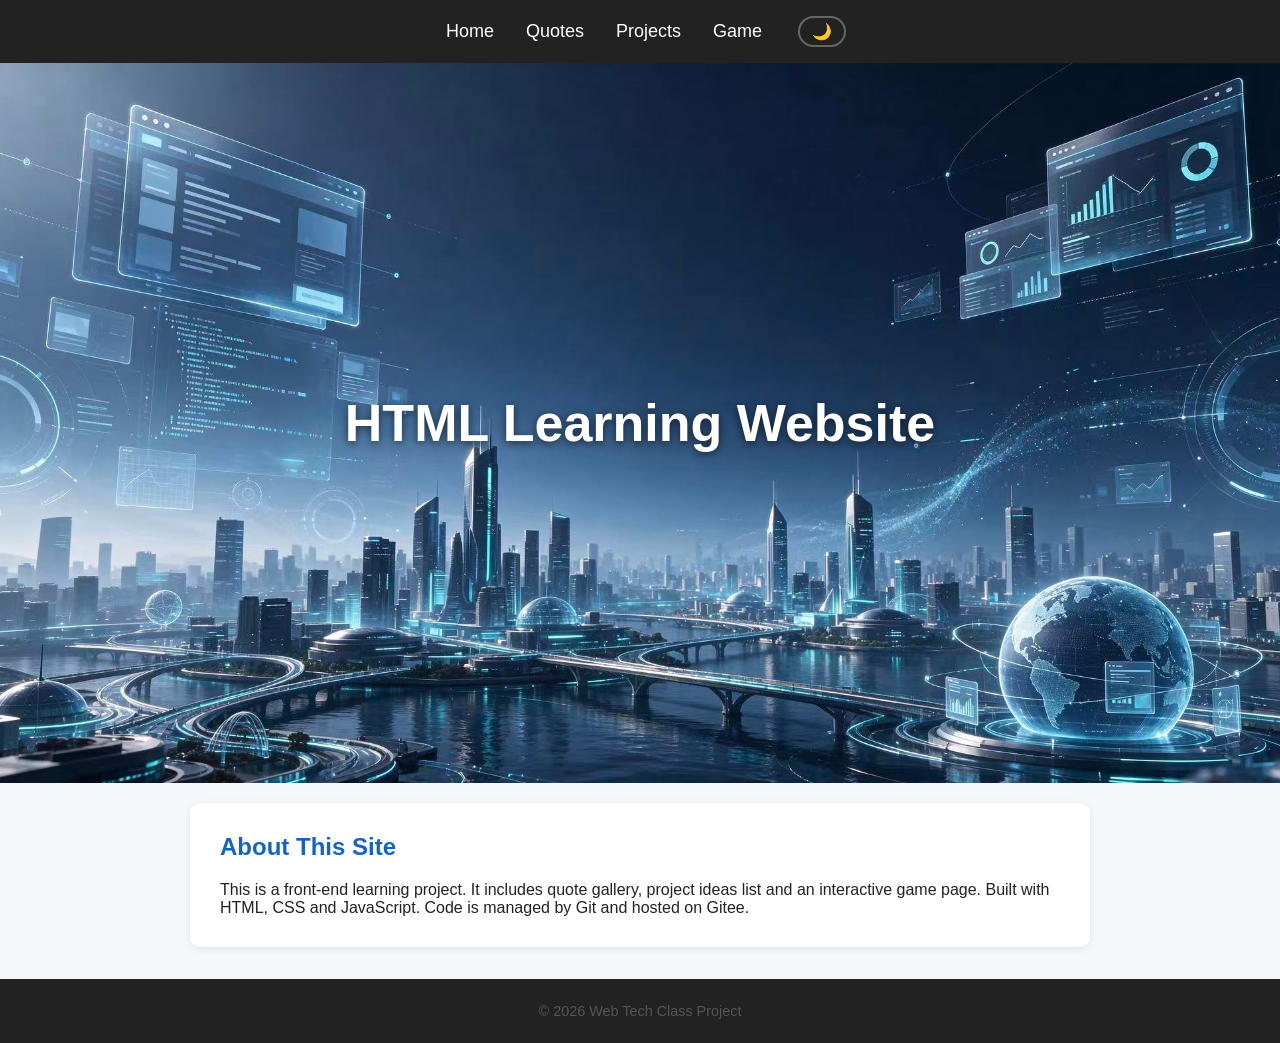
<file: index.html>
<!DOCTYPE html>
<html lang="en">
<head>
    <meta charset="UTF-8">
    <meta name="viewport" content="width=device-width, initial-scale=1.0">
    <title>Home</title>
    <meta property="og:title" content="Web Tech Class Project">
    <meta property="og:description" content="Web course project with quote page, project list and whack-a-mole game.">
    <meta property="og:image" content="https://yanbowang730.github.io/web-class-project/images/og-class.jpg">
    <meta property="og:url" content="https://yanbowang730.github.io/web-class-project/index.html">
    <meta property="og:type" content="website">
    <meta name="twitter:card" content="summary_large_image">
    <link rel="stylesheet" href="css/style.css">
</head>
<body class="home">
    <div class="banner home-banner">
        <h1>HTML Learning Website</h1>
    </div>
    <div class="container">
        <h2>About This Site</h2>
        <p>This is a front-end learning project. It includes quote gallery, project ideas list and an interactive game page. Built with HTML, CSS and JavaScript. Code is managed by Git and hosted on Gitee.</p>
    </div>
    <footer>
        <p>© 2026 Web Tech Class Project</p>
    </footer>
    <script src="js/nav.js"></script>
</body>
</html>
</file>
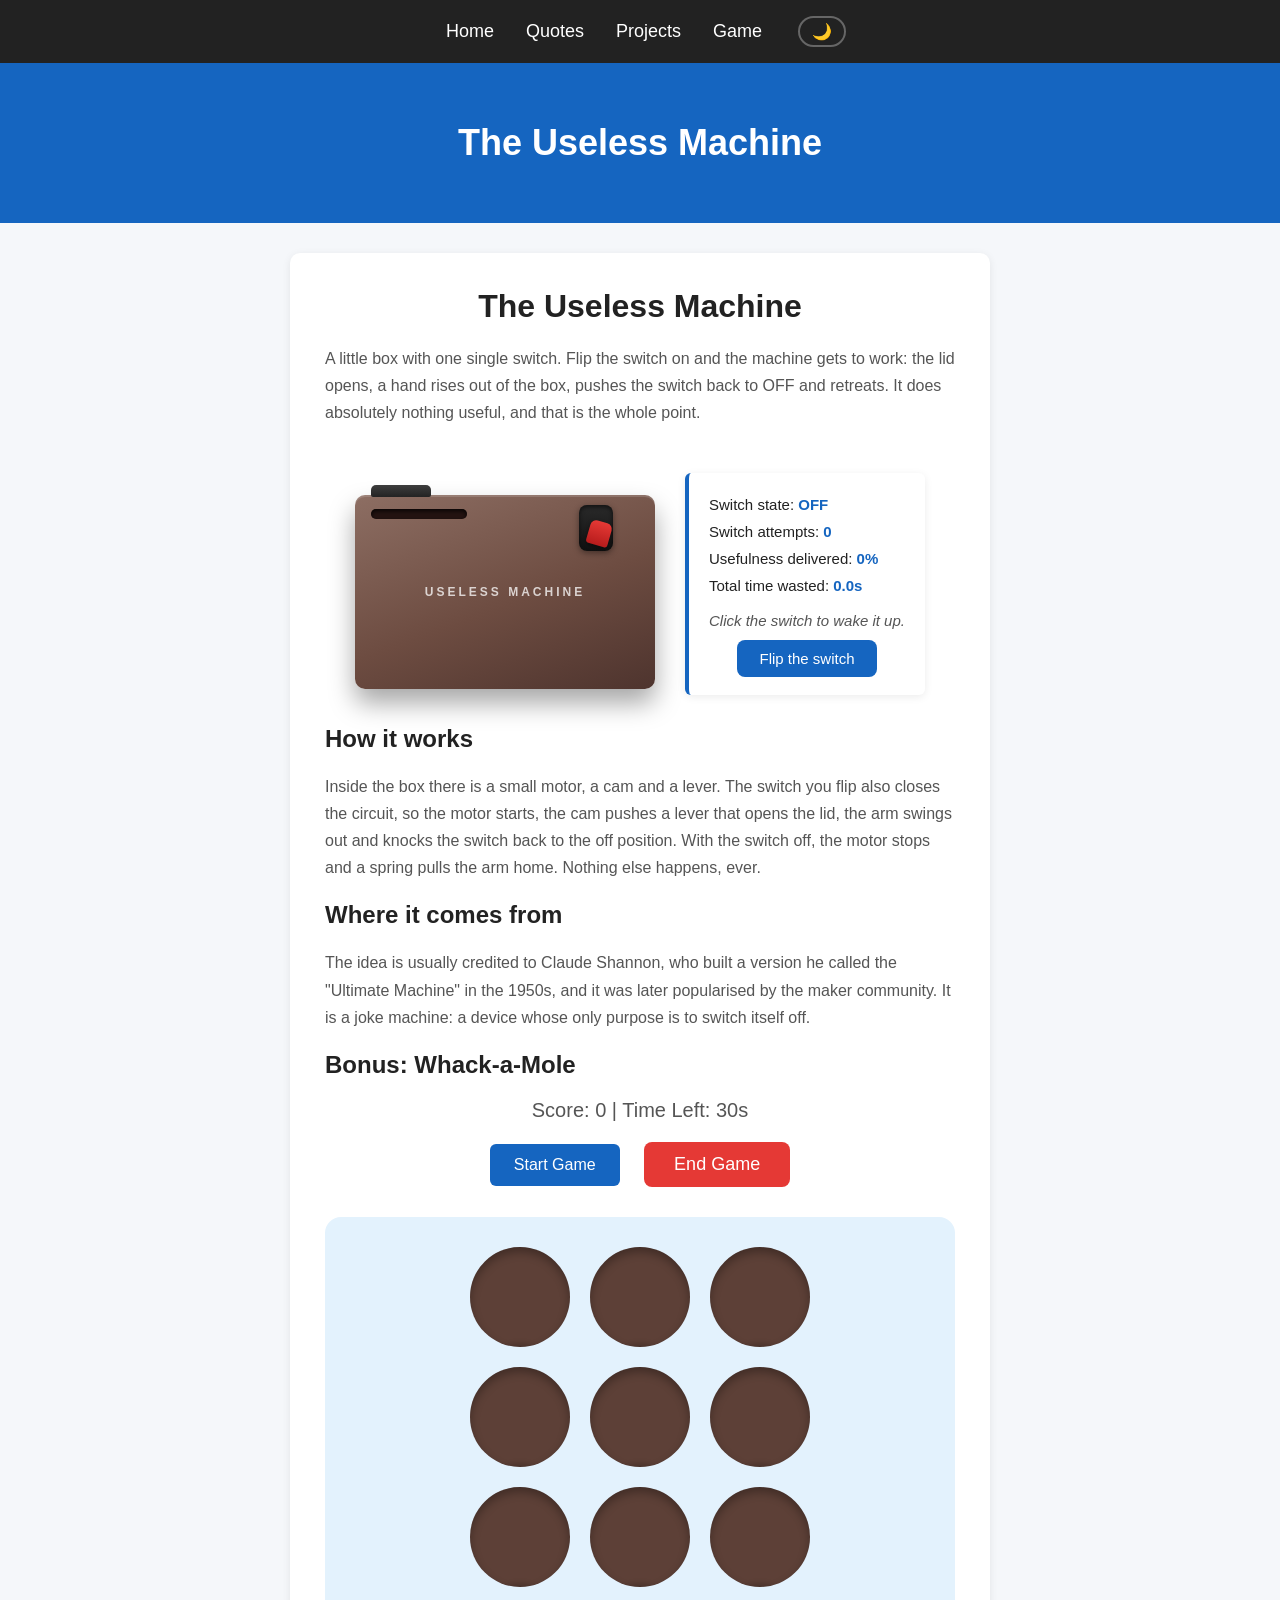
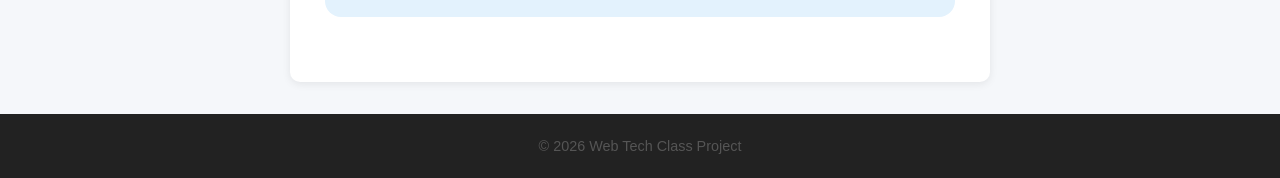
<file: machine.html>
﻿<!DOCTYPE html>
<html lang="en">
<head>
    <meta charset="UTF-8">
    <meta name="viewport" content="width=device-width, initial-scale=1.0">
    <title>The Useless Machine | Web Tech Class Project</title>
    <meta property="og:title" content="Web Tech Class Project - Useless Machine">
    <meta property="og:description" content="An interactive useless machine toy, a whack-a-mole game, a quote gallery and a project list.">
    <meta property="og:image" content="https://yanbowang730.github.io/web-class-project/images/og-class.jpg">
    <meta property="og:url" content="https://yanbowang730.github.io/web-class-project/machine.html">
    <meta property="og:type" content="website">
    <meta name="twitter:card" content="summary_large_image">
    <link rel="stylesheet" href="css/style.css">
    <style>
        .game-area {
            display: grid;
            grid-template-columns: repeat(3, 100px);
            gap: 20px;
            justify-content: center;
            margin: 30px 0;
            padding: 30px;
            background-color: #e3f2fd;
            border-radius: 16px;
        }
        .hole {
            width: 100px;
            height: 100px;
            background: #3e2723;
            border-radius: 50%;
            position: relative;
            overflow: hidden;
            cursor: pointer;
            box-shadow: inset 0 6px 12px rgba(0,0,0,0.5);
        }
        .mole {
            width: 60px;
            height: 60px;
            background: #a1887f;
            border-radius: 50%;
            position: absolute;
            bottom: -60px;
            left: 20px;
            transition: bottom 0.1s;
        }
        .mole::before, .mole::after {
            content: '';
            position: absolute;
            width: 8px;
            height: 8px;
            background: #222;
            border-radius: 50%;
            top: 18px;
        }
        .mole::before { left: 16px; }
        .mole::after { right: 16px; }
        .mole.show { bottom: 10px; }
        .game-info {
            text-align: center;
            font-size: 20px;
            margin: 15px 0;
        }
        #startBtn {
            background: #1565c0;
            color: white;
            border: none;
            padding: 12px 30px;
            font-size: 18px;
            border-radius: 8px;
            cursor: pointer;
            margin: 0 10px;
        }
        #startBtn:hover { background: #0d47a1; }
        #endBtn {
            background: #e53935;
            color: white;
            border: none;
            padding: 12px 30px;
            font-size: 18px;
            border-radius: 8px;
            cursor: pointer;
            margin: 0 10px;
        }
        #endBtn:hover { background: #c62828; }
        .button-group {
            text-align: center;
            margin: 20px auto;
        }

        /* ============ Useless Machine toy ============ */
        .um-intro {
            color: var(--text-muted);
            line-height: 1.7;
            margin-bottom: 10px;
        }
        .um-stage {
            display: flex;
            flex-wrap: wrap;
            gap: 30px;
            align-items: center;
            justify-content: center;
            margin: 46px 0 30px;
        }
        .um-box-wrap {
            position: relative;
            width: 300px;
            height: 210px;
            flex: 0 0 auto;
        }
        /* 机身 */
        .um-box {
            position: absolute;
            inset: 16px 0 0 0;
            background: linear-gradient(160deg, #8d6e63 0%, #6d4c41 55%, #4e342e 100%);
            border-radius: 10px;
            box-shadow: 0 14px 26px rgba(0,0,0,0.35), inset 0 2px 0 rgba(255,255,255,0.15);
            overflow: hidden;
        }
        .um-face {
            position: absolute;
            inset: 0;
            display: flex;
            align-items: center;
            justify-content: center;
            color: rgba(255,255,255,0.75);
            font-size: 12px;
            letter-spacing: 3px;
            font-weight: bold;
        }
        /* 盖子与出臂口 */
        .um-slot {
            position: absolute;
            top: 14px;
            left: 16px;
            width: 96px;
            height: 10px;
            background: #241311;
            border-radius: 5px;
            box-shadow: inset 0 2px 4px rgba(0,0,0,0.8);
            z-index: 4;
        }
        .um-lid {
            position: absolute;
            top: 6px;
            left: 16px;
            width: 60px;
            height: 12px;
            background: linear-gradient(#3e3e3e, #232323);
            border-radius: 5px 5px 2px 2px;
            transform-origin: left center;
            transition: transform 0.55s cubic-bezier(.4,0,.3,1);
            z-index: 6;
        }
        .um-lid.open { transform: rotate(-92deg); }
        /* 手臂 */
        .um-arm {
            position: absolute;
            left: 52px;
            bottom: 26px;
            width: 14px;
            height: 0;
            border-radius: 8px;
            background: linear-gradient(#cfcfcf, #8d8d8d);
            z-index: 5;
            transition: height 0.5s ease, transform 0.45s ease;
        }
        .um-arm .um-hand {
            position: absolute;
            top: -20px;
            left: -7px;
            width: 28px;
            height: 28px;
            border-radius: 50%;
            background: radial-gradient(circle at 35% 30%, #ffd8a8, #e0a96d);
            box-shadow: 0 2px 6px rgba(0,0,0,0.35);
            opacity: 0;
            transition: opacity 0.2s;
        }
        .um-arm.rise { height: 128px; }
        .um-arm.rise .um-hand { opacity: 1; }
        .um-arm.push { transform: translateX(152px); }
        /* 开关 */
        .um-switch {
            position: absolute;
            right: 42px;
            top: 26px;
            width: 34px;
            height: 46px;
            border-radius: 8px;
            background: linear-gradient(#2a2a2a, #111111);
            box-shadow: inset 0 2px 4px rgba(0,0,0,0.6), 0 2px 6px rgba(0,0,0,0.4);
            cursor: pointer;
            z-index: 7;
        }
        .um-lever {
            position: absolute;
            left: 6px;
            bottom: 6px;
            width: 22px;
            height: 24px;
            border-radius: 6px 6px 3px 3px;
            background: linear-gradient(#e53935, #b71c1c);
            transform-origin: bottom center;
            transform: rotate(16deg);
            transition: transform 0.3s ease, background 0.3s ease;
            box-shadow: 0 2px 4px rgba(0,0,0,0.4);
        }
        .um-switch.on .um-lever {
            transform: rotate(-22deg);
            background: linear-gradient(#66bb6a, #2e7d32);
        }
        /* 读数 */
        .um-panel {
            min-width: 220px;
            background: var(--card-bg);
            border-left: 4px solid var(--border-left);
            border-radius: 6px;
            padding: 18px 20px;
            box-shadow: var(--card-shadow);
            color: var(--text);
            line-height: 1.8;
            font-size: 15px;
        }
        .um-panel strong { color: var(--accent); }
        .um-msg {
            margin-top: 8px;
            color: var(--text-muted);
            font-style: italic;
            min-height: 24px;
        }
        .um-btn {
            display: block;
            margin: 6px auto 0;
            background: var(--accent);
            color: #fff;
            border: none;
            border-radius: 8px;
            padding: 10px 22px;
            font-size: 15px;
            cursor: pointer;
        }
        .um-btn:hover { background: var(--accent-hover); }
        @media (max-width: 768px) {
            .um-stage { gap: 18px; }
            .um-box-wrap { width: 260px; height: 190px; }
            .um-arm.push { transform: translateX(128px); }
            .um-switch { right: 34px; }
        }
    </style>
</head>
<body class="game">
    <div class="banner">
        <h2>The Useless Machine</h2>
    </div>

    <div class="container">
        <h1>The Useless Machine</h1>
        <p class="um-intro">
            A little box with one single switch. Flip the switch on and the machine gets to work:
            the lid opens, a hand rises out of the box, pushes the switch back to OFF and retreats.
            It does absolutely nothing useful, and that is the whole point.
        </p>

        <!-- 交互玩具 -->
        <div class="um-stage">
            <div class="um-box-wrap">
                <div class="um-box">
                    <div class="um-face">USELESS MACHINE</div>
                    <div class="um-slot"></div>
                </div>
                <div class="um-lid" id="umLid"></div>
                <div class="um-arm" id="umArm">
                    <span class="um-hand"></span>
                </div>
                <div class="um-switch" id="umSwitch">
                    <span class="um-lever"></span>
                </div>
            </div>

            <div class="um-panel">
                <div>Switch state: <strong id="umState">OFF</strong></div>
                <div>Switch attempts: <strong id="umCount">0</strong></div>
                <div>Usefulness delivered: <strong>0%</strong></div>
                <div>Total time wasted: <strong id="umTime">0.0s</strong></div>
                <div class="um-msg" id="umMsg">Click the switch to wake it up.</div>
                <button class="um-btn" id="umBtn">Flip the switch</button>
            </div>
        </div>

        <h2>How it works</h2>
        <p class="um-intro">
            Inside the box there is a small motor, a cam and a lever. The switch you flip also closes
            the circuit, so the motor starts, the cam pushes a lever that opens the lid, the arm swings
            out and knocks the switch back to the off position. With the switch off, the motor stops and
            a spring pulls the arm home. Nothing else happens, ever.
        </p>

        <h2>Where it comes from</h2>
        <p class="um-intro">
            The idea is usually credited to Claude Shannon, who built a version he called the
            "Ultimate Machine" in the 1950s, and it was later popularised by the maker community.
            It is a joke machine: a device whose only purpose is to switch itself off.
        </p>

        <h2>Bonus: Whack-a-Mole</h2>
        <div class="game-info">
            Score: <span id="score">0</span> | Time Left: <span id="time">30</span>s
        </div>
        <div class="button-group">
            <button id="startBtn">Start Game</button>
            <button id="endBtn">End Game</button>
        </div>
        <div class="game-area" id="gameArea">
            <div class="hole"><div class="mole"></div></div>
            <div class="hole"><div class="mole"></div></div>
            <div class="hole"><div class="mole"></div></div>
            <div class="hole"><div class="mole"></div></div>
            <div class="hole"><div class="mole"></div></div>
            <div class="hole"><div class="mole"></div></div>
            <div class="hole"><div class="mole"></div></div>
            <div class="hole"><div class="mole"></div></div>
            <div class="hole"><div class="mole"></div></div>
        </div>
    </div>

    <script src="js/nav.js"></script>
    <script>
        /* ---------- Useless machine ---------- */
        const umSwitch = document.getElementById('umSwitch');
        const umLid = document.getElementById('umLid');
        const umArm = document.getElementById('umArm');
        const umCount = document.getElementById('umCount');
        const umMsg = document.getElementById('umMsg');
        const umTimeEl = document.getElementById('umTime');
        const umBtn = document.getElementById('umBtn');
        const umState = document.getElementById('umState');

        let umBusy = false;
        let umAttempts = 0;
        let umTimer = null;
        let umSeconds = 0;

        function umFlip() {
            if (umBusy) return;
            umBusy = true;
            umAttempts++;
            umCount.textContent = umAttempts;
            umSwitch.classList.add('on');
            umState.textContent = 'ON';
            umMsg.textContent = 'You turned it on. Bad idea.';

            if (!umTimer) {
                umTimer = setInterval(() => {
                    umSeconds += 0.1;
                    umTimeEl.textContent = umSeconds.toFixed(1) + 's';
                }, 100);
            }

            // 1) 开盖 + 手臂升起
            setTimeout(() => {
                umLid.classList.add('open');
                umArm.classList.add('rise');
            }, 500);

            // 2) 手臂伸过去把开关拨回去
            setTimeout(() => {
                umArm.classList.add('push');
                umMsg.textContent = 'Here comes the hand...';
            }, 1000);

            setTimeout(() => {
                umSwitch.classList.remove('on');
                umState.textContent = 'OFF';
                umMsg.textContent = 'It turned itself off. Again.';
            }, 1450);

            // 3) 收手 + 关盖
            setTimeout(() => {
                umArm.classList.remove('push');
            }, 1800);

            setTimeout(() => {
                umArm.classList.remove('rise');
            }, 2050);

            setTimeout(() => {
                umLid.classList.remove('open');
                umBusy = false;
                // 一轮结束就停表，避免数字无休止地跳
                if (umTimer) {
                    clearInterval(umTimer);
                    umTimer = null;
                }
                umTimeEl.textContent = umSeconds.toFixed(1) + 's';
            }, 2400);
        }

        umSwitch.addEventListener('click', umFlip);
        umBtn.addEventListener('click', umFlip);

        /* ---------- Whack-a-mole ---------- */
        const holes = document.querySelectorAll('.hole');
        const scoreEl = document.getElementById('score');
        const timeEl = document.getElementById('time');
        const startBtn = document.getElementById('startBtn');
        const endBtn = document.getElementById('endBtn');
        let score = 0;
        let timeLeft = 30;
        let timerId = null;
        let moleTimerId = null;
        let gameRunning = false;

        function randomMole() {
            holes.forEach(hole => hole.querySelector('.mole').classList.remove('show'));
            const randomHole = holes[Math.floor(Math.random() * holes.length)];
            randomHole.querySelector('.mole').classList.add('show');
        }

        function startGame() {
            score = 0;
            timeLeft = 30;
            scoreEl.textContent = score;
            timeEl.textContent = timeLeft;
            gameRunning = true;
            startBtn.disabled = true;

            timerId = setInterval(() => {
                timeLeft--;
                timeEl.textContent = timeLeft;
                if (timeLeft <= 0) {
                    endGame();
                }
            }, 1000);

            moleTimerId = setInterval(randomMole, 800);
        }

        function endGame() {
            gameRunning = false;
            clearInterval(timerId);
            clearInterval(moleTimerId);
            holes.forEach(hole => hole.querySelector('.mole').classList.remove('show'));
            startBtn.disabled = false;
            alert('Game Over! Your score: ' + score);
        }

        holes.forEach(hole => {
            hole.addEventListener('click', () => {
                if (hole.querySelector('.mole').classList.contains('show')) {
                    score++;
                    scoreEl.textContent = score;
                    hole.querySelector('.mole').classList.remove('show');
                }
            });
        });

        startBtn.addEventListener('click', startGame);
        endBtn.addEventListener('click', () => {
            if (gameRunning) {
                endGame();
            }
        });
    </script>
    <footer>
        <p>&copy; 2026 Web Tech Class Project</p>
    </footer>
</body>
</html>
</file>
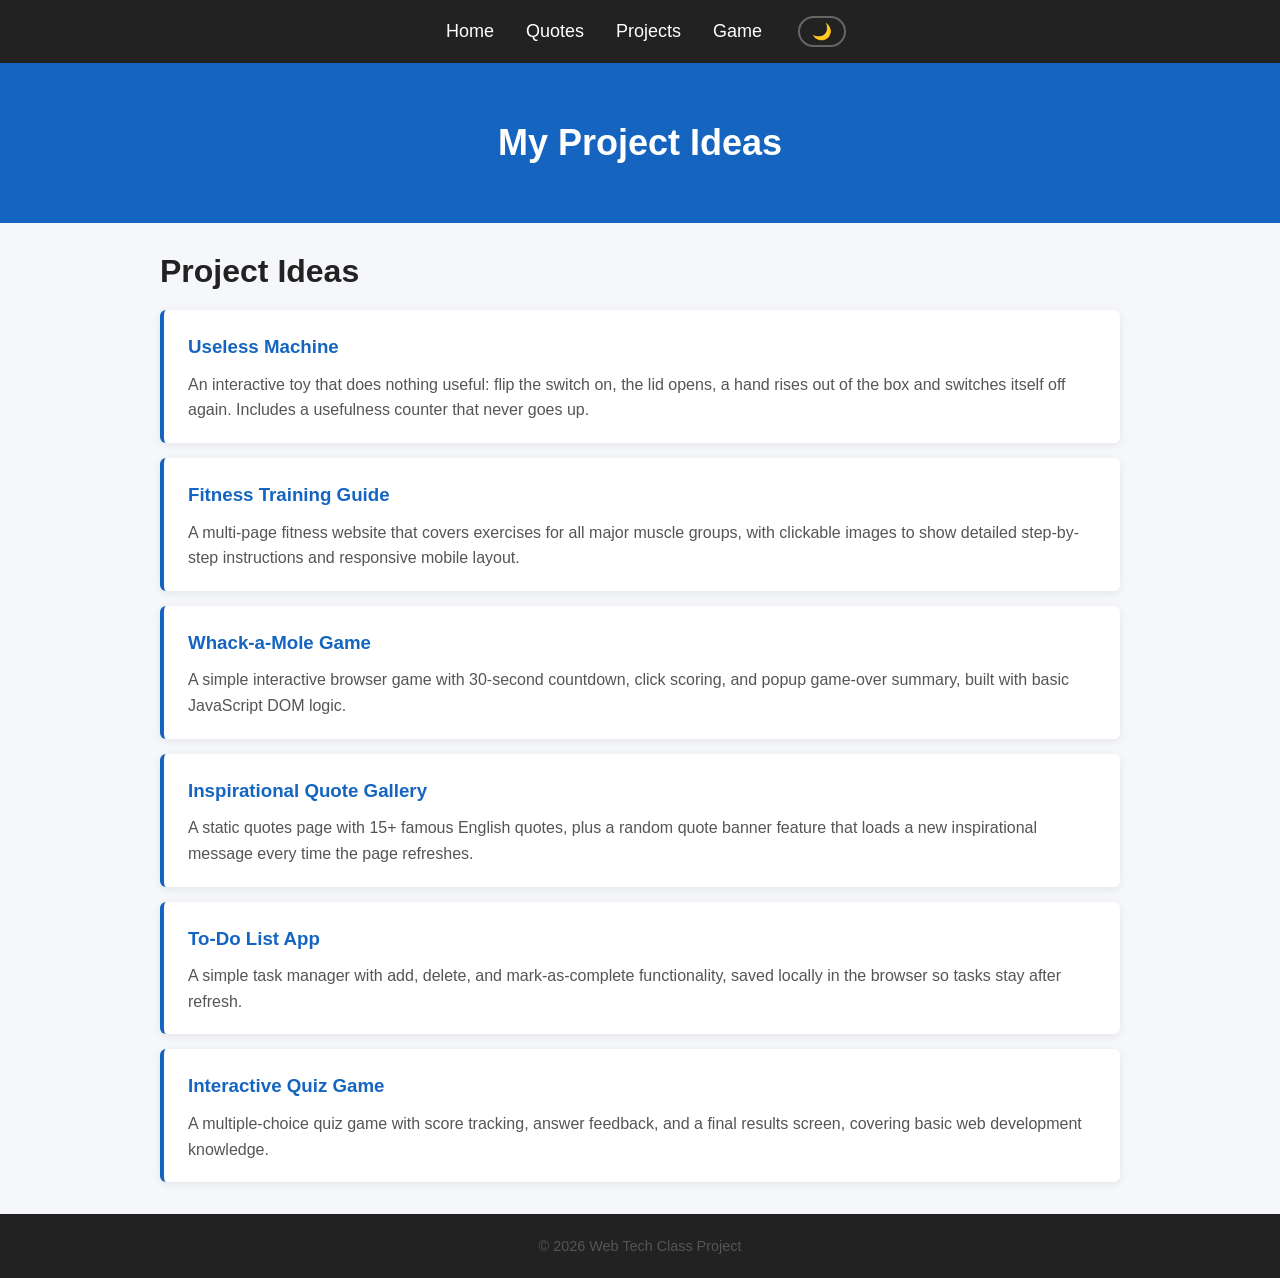
<file: projects.html>
<!DOCTYPE html>
<html lang="en">
<head>
    <meta charset="UTF-8">
    <meta name="viewport" content="width=device-width, initial-scale=1.0">
    <title>Projects</title>
    <meta property="og:title" content="Web Tech Class Project">
    <meta property="og:description" content="Web course project with quote page, project list and whack-a-mole game.">
    <meta property="og:image" content="https://yanbowang730.github.io/web-class-project/images/og-class.jpg">
    <meta property="og:url" content="https://yanbowang730.github.io/web-class-project/projects.html">
    <meta property="og:type" content="website">
    <meta name="twitter:card" content="summary_large_image">
    <link rel="stylesheet" href="css/style.css">
</head>
<body class="projects">
    <div class="banner">
        <h2>My Project Ideas</h2>
    </div>

    <div class="container">
        <h1>Project Ideas</h1>
        <ul class="project-list">
            <li>
                <h3>Useless Machine</h3>
                <p>An interactive toy that does nothing useful: flip the switch on, the lid opens, a hand rises out of the box and switches itself off again. Includes a usefulness counter that never goes up.</p>
            </li>
            <li>
                <h3>Fitness Training Guide</h3>
                <p>A multi-page fitness website that covers exercises for all major muscle groups, with clickable images to show detailed step-by-step instructions and responsive mobile layout.</p>
            </li>
            <li>
                <h3>Whack-a-Mole Game</h3>
                <p>A simple interactive browser game with 30-second countdown, click scoring, and popup game-over summary, built with basic JavaScript DOM logic.</p>
            </li>
            <li>
                <h3>Inspirational Quote Gallery</h3>
                <p>A static quotes page with 15+ famous English quotes, plus a random quote banner feature that loads a new inspirational message every time the page refreshes.</p>
            </li>
            <li>
                <h3>To-Do List App</h3>
                <p>A simple task manager with add, delete, and mark-as-complete functionality, saved locally in the browser so tasks stay after refresh.</p>
            </li>
            <li>
                <h3>Interactive Quiz Game</h3>
                <p>A multiple-choice quiz game with score tracking, answer feedback, and a final results screen, covering basic web development knowledge.</p>
            </li>
        </ul>
    </div>

    <footer>
        <p>© 2026 Web Tech Class Project</p>
    </footer>
    <script src="js/nav.js"></script>
</body>
</html>
</file>
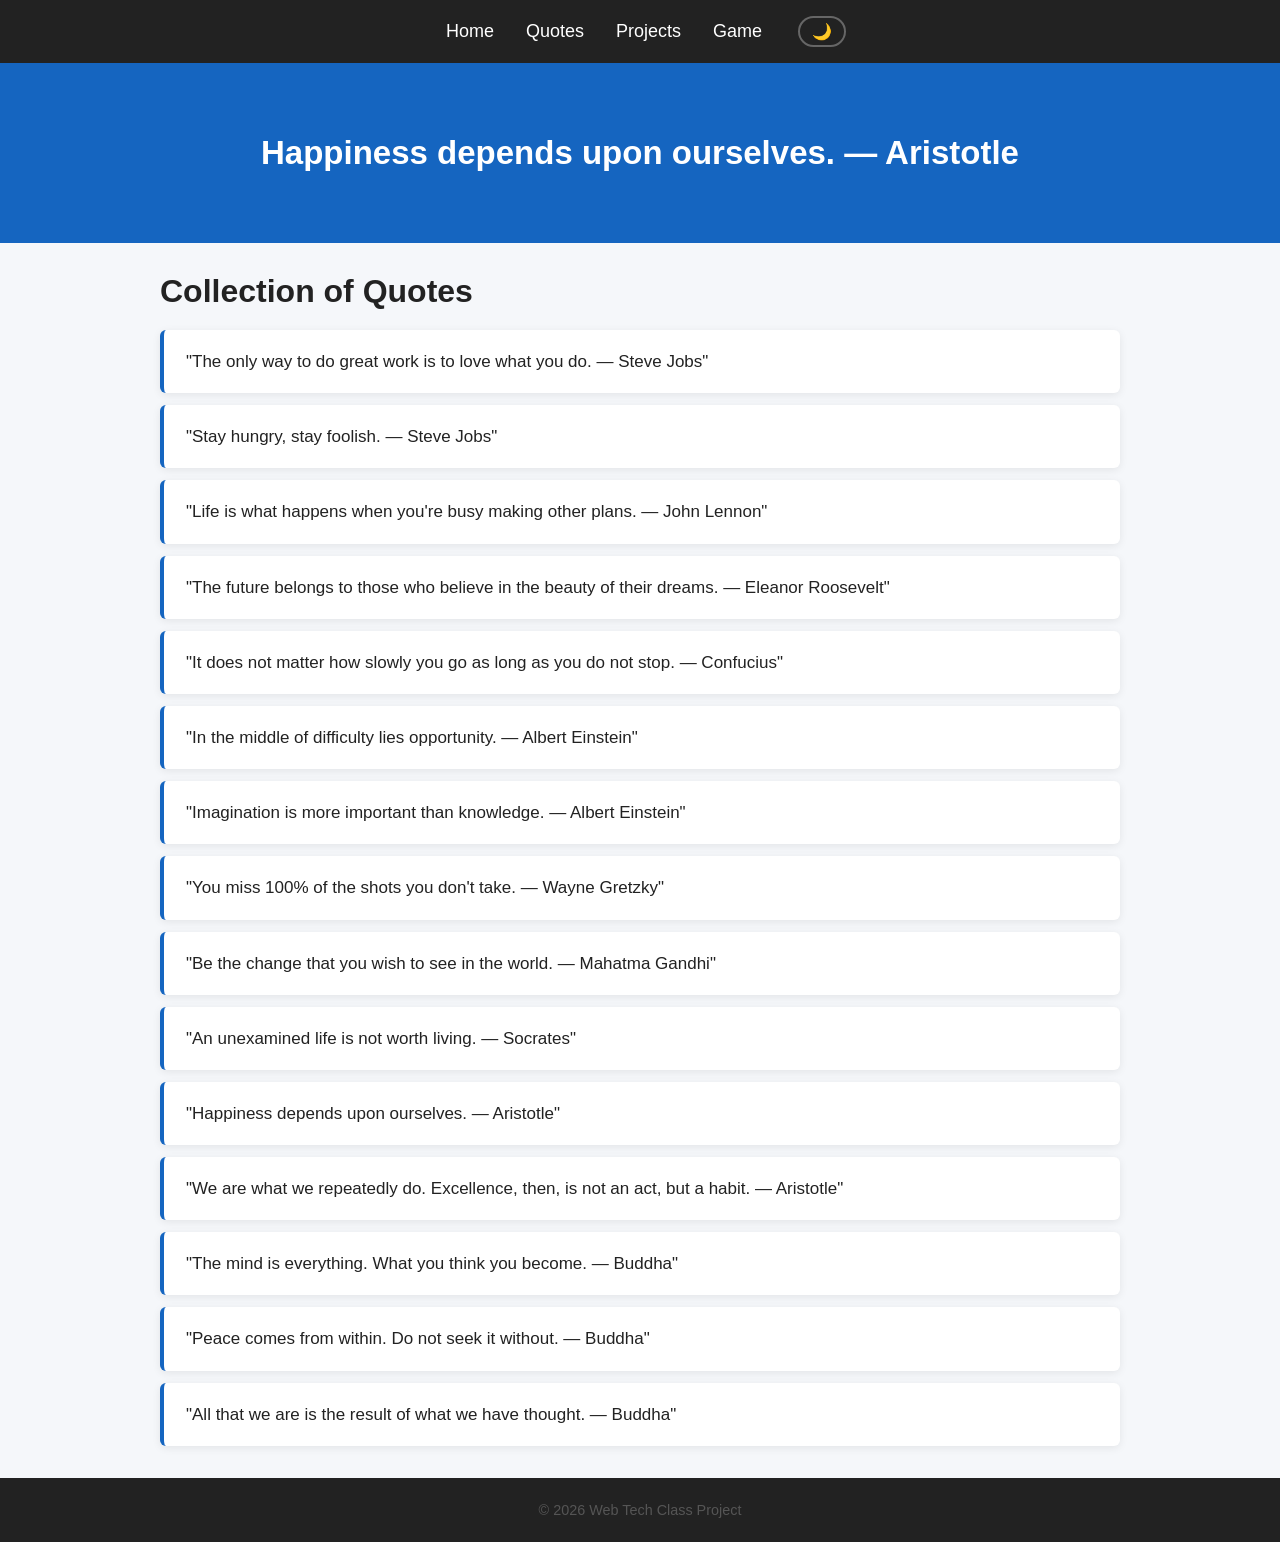
<file: quotes.html>
<!DOCTYPE html>
<html lang="en">
<head>
    <meta charset="UTF-8">
    <meta name="viewport" content="width=device-width, initial-scale=1.0">
    <title>Quotes</title>
    <meta property="og:title" content="Web Tech Class Project">
    <meta property="og:description" content="Web course project with quote page, project list and whack-a-mole game.">
    <meta property="og:image" content="https://yanbowang730.github.io/web-class-project/images/og-class.jpg">
    <meta property="og:url" content="https://yanbowang730.github.io/web-class-project/quotes.html">
    <meta property="og:type" content="website">
    <meta name="twitter:card" content="summary_large_image">
    <link rel="stylesheet" href="css/style.css">
</head>
<body class="quotes">
    <div class="banner">
        <h2 id="randomQuote">Loading quote...</h2>
    </div>

    <div class="container">
        <h1>Collection of Quotes</h1>
        <ul class="quote-list">
            <li>"The only way to do great work is to love what you do. — Steve Jobs"</li>
            <li>"Stay hungry, stay foolish. — Steve Jobs"</li>
            <li>"Life is what happens when you're busy making other plans. — John Lennon"</li>
            <li>"The future belongs to those who believe in the beauty of their dreams. — Eleanor Roosevelt"</li>
            <li>"It does not matter how slowly you go as long as you do not stop. — Confucius"</li>
            <li>"In the middle of difficulty lies opportunity. — Albert Einstein"</li>
            <li>"Imagination is more important than knowledge. — Albert Einstein"</li>
            <li>"You miss 100% of the shots you don't take. — Wayne Gretzky"</li>
            <li>"Be the change that you wish to see in the world. — Mahatma Gandhi"</li>
            <li>"An unexamined life is not worth living. — Socrates"</li>
            <li>"Happiness depends upon ourselves. — Aristotle"</li>
            <li>"We are what we repeatedly do. Excellence, then, is not an act, but a habit. — Aristotle"</li>
            <li>"The mind is everything. What you think you become. — Buddha"</li>
            <li>"Peace comes from within. Do not seek it without. — Buddha"</li>
            <li>"All that we are is the result of what we have thought. — Buddha"</li>
        </ul>
    </div>

    <footer>
        <p>© 2026 Web Tech Class Project</p>
    </footer>
    <script src="js/nav.js"></script>
    <script src="js/quoteRandom.js"></script>
</body>
</html>
</file>
<file: css/style.css>
﻿:root{
    --bg: #f5f7fa;
    --card-bg: #ffffff;
    --text: #222222;
    --text-muted: #555555;
    --nav-bg: #222222;
    --nav-text: #ffffff;
    --banner-bg: #1565c0;
    --accent: #1565c0;
    --accent-hover: #0d47a1;
    --accent-light: #e3f2fd;
    --border-left: #1565c0;
    --card-shadow: 0 2px 8px rgba(0,0,0,0.08);
    --hole-bg: #5d4037;
    --mole-bg: #8d6e63;
}
[data-theme="dark"]{
    --bg: #121212;
    --card-bg: #1e1e1e;
    --text: #e0e0e0;
    --text-muted: #aaaaaa;
    --nav-bg: #1a1a1a;
    --nav-text: #e0e0e0;
    --banner-bg: #0d47a1;
    --accent: #42a5f5;
    --accent-hover: #64b5f6;
    --accent-light: #1e3a5f;
    --border-left: #42a5f5;
    --card-shadow: 0 2px 8px rgba(0,0,0,0.3);
    --hole-bg: #3e2723;
    --mole-bg: #6d4c41;
}
*{
    margin:0;
    padding:0;
    box-sizing:border-box;
    font-family: sans-serif;
}
body{
    background-color: var(--bg);
    color: var(--text);
    transition: background-color 0.3s, color 0.3s;
}
nav{
    background: var(--nav-bg);
    padding:1rem;
    text-align:center;
    display:flex;
    justify-content:center;
    align-items:center;
    flex-wrap:wrap;
    gap:8px;
}
nav a{
    color: var(--nav-text);
    text-decoration:none;
    margin:0 12px;
    font-size:18px;
}
nav a:hover{
    color:#42a5f5;
}
.theme-toggle{
    margin-left:16px;
    background:transparent;
    border:2px solid #666;
    color:var(--nav-text);
    border-radius:20px;
    padding:4px 12px;
    cursor:pointer;
    font-size:16px;
}
.theme-toggle:hover{
    border-color:#42a5f5;
}
.banner{
    width:100%;
    height:260px;
    background: var(--banner-bg);
    color:#fff;
    display:flex;
    align-items:center;
    justify-content:center;
    font-size:24px;
    padding:20px;
    text-align:center;
}
.container{
    max-width:1000px;
    margin:30px auto;
    padding:0 20px;
}
h2{
    margin:20px 0;
}
ul{
    padding-left:24px;
    line-height:1.8;
}
.quote-list{
    list-style:none;
    padding:0;
}
.quote-list li{
    background: var(--card-bg);
    color: var(--text);
    padding:16px 20px;
    margin:10px 0;
    border-radius:8px;
    box-shadow: var(--card-shadow);
    font-size:17px;
}
.project-list{
    list-style:none;
    padding:0;
}
.project-list li{
    background: var(--card-bg);
    color: var(--text);
    padding:20px 24px;
    margin:15px 0;
    border-radius:10px;
    box-shadow: var(--card-shadow);
}
.project-list h3{
    color: var(--accent);
    margin-bottom:8px;
}
.project-list p{
    color: var(--text-muted);
    line-height:1.6;
}
/* Homepage banner with web sci-fi image */
body.home {
    background-color: var(--bg);
}
.home-banner {
    background-image: url('../images/web-sci-home-bg.jpg');
    background-size: cover;
    background-position: center;
    height: 80vh;
    min-height: 400px;
    color: white;
}
.home-banner h1 {
    font-size: 52px;
    font-weight: bold;
    text-shadow: 0 2px 8px rgba(0,0,0,0.6);
}
body.home .container {
    background-color: var(--card-bg);
    color: var(--text);
    padding: 30px;
    border-radius: 10px;
    max-width: 900px;
    width: 90%;
    margin: 20px auto;
    box-shadow: var(--card-shadow);
}
body.home h2 {
    color: var(--accent);
    margin-top: 0;
}
/* Quotes page basic styling */
body.quotes {
    background-color: var(--bg);
}
body.quotes .banner {
    background-color: var(--banner-bg);
    height: 180px;
    font-size: 22px;
    padding: 20px 40px;
}
body.quotes h1 {
    color: var(--text);
    margin-bottom: 20px;
}
body.quotes .quote-list li {
    background-color: var(--card-bg);
    color: var(--text);
    border-left: 4px solid var(--border-left);
    padding: 18px 22px;
    margin: 12px 0;
    border-radius: 6px;
    box-shadow: var(--card-shadow);
    font-size: 17px;
    line-height: 1.6;
}
body.quotes .quote-list li:hover {
    background-color: var(--accent-light);
}
/* Projects page basic styling */
body.projects {
    background-color: var(--bg);
}
body.projects .banner {
    background-color: var(--banner-bg);
    height: 160px;
}
body.projects h1 {
    color: var(--text);
    margin-bottom: 20px;
}
body.projects .project-list li {
    background-color: var(--card-bg);
    color: var(--text);
    border-left: 4px solid var(--border-left);
    padding: 20px 24px;
    margin: 15px 0;
    border-radius: 6px;
    box-shadow: var(--card-shadow);
}
body.projects .project-list li:hover {
    background-color: var(--accent-light);
}
/* Game page styling */
body.game {
    background-color: var(--bg);
}
body.game .banner {
    background-color: var(--banner-bg);
    height: 160px;
}
body.game .container {
    background-color: var(--card-bg);
    color: var(--text);
    padding: 35px;
    border-radius: 10px;
    max-width: 700px;
    width: 90%;
    margin: 30px auto;
    box-shadow: var(--card-shadow);
}
body.game h1 {
    color: var(--text);
    text-align: center;
    margin-bottom: 20px;
}
body.game .game-info {
    font-size: 20px;
    text-align: center;
    color: var(--text-muted);
    margin: 20px 0;
}
body.game #startBtn {
    background-color: var(--accent);
    color: white;
    border: none;
    padding: 12px 24px;
    border-radius: 6px;
    cursor: pointer;
    font-size: 16px;
}
body.game #startBtn:hover {
    background-color: var(--accent-hover);
}
body.game .hole {
    background-color: var(--hole-bg);
    box-shadow: inset 0 5px 10px rgba(0,0,0,0.3);
}
body.game .mole {
    background-color: var(--mole-bg);
    box-shadow: 0 -3px 6px rgba(0,0,0,0.2);
}
/* Footer */
footer {
    text-align: center;
    padding: 1.5rem;
    margin-top: 2rem;
    background-color: var(--nav-bg);
    color: var(--text-muted);
    font-size: 0.9rem;
}
/* Mobile responsive layout */
@media (max-width:768px){
    .home-content{
        padding:20px;
        margin:25px auto;
    }
    h1{
        font-size:1.6rem;
        text-align:center;
    }
    nav{
        flex-wrap:wrap;
    }
}
</file>
